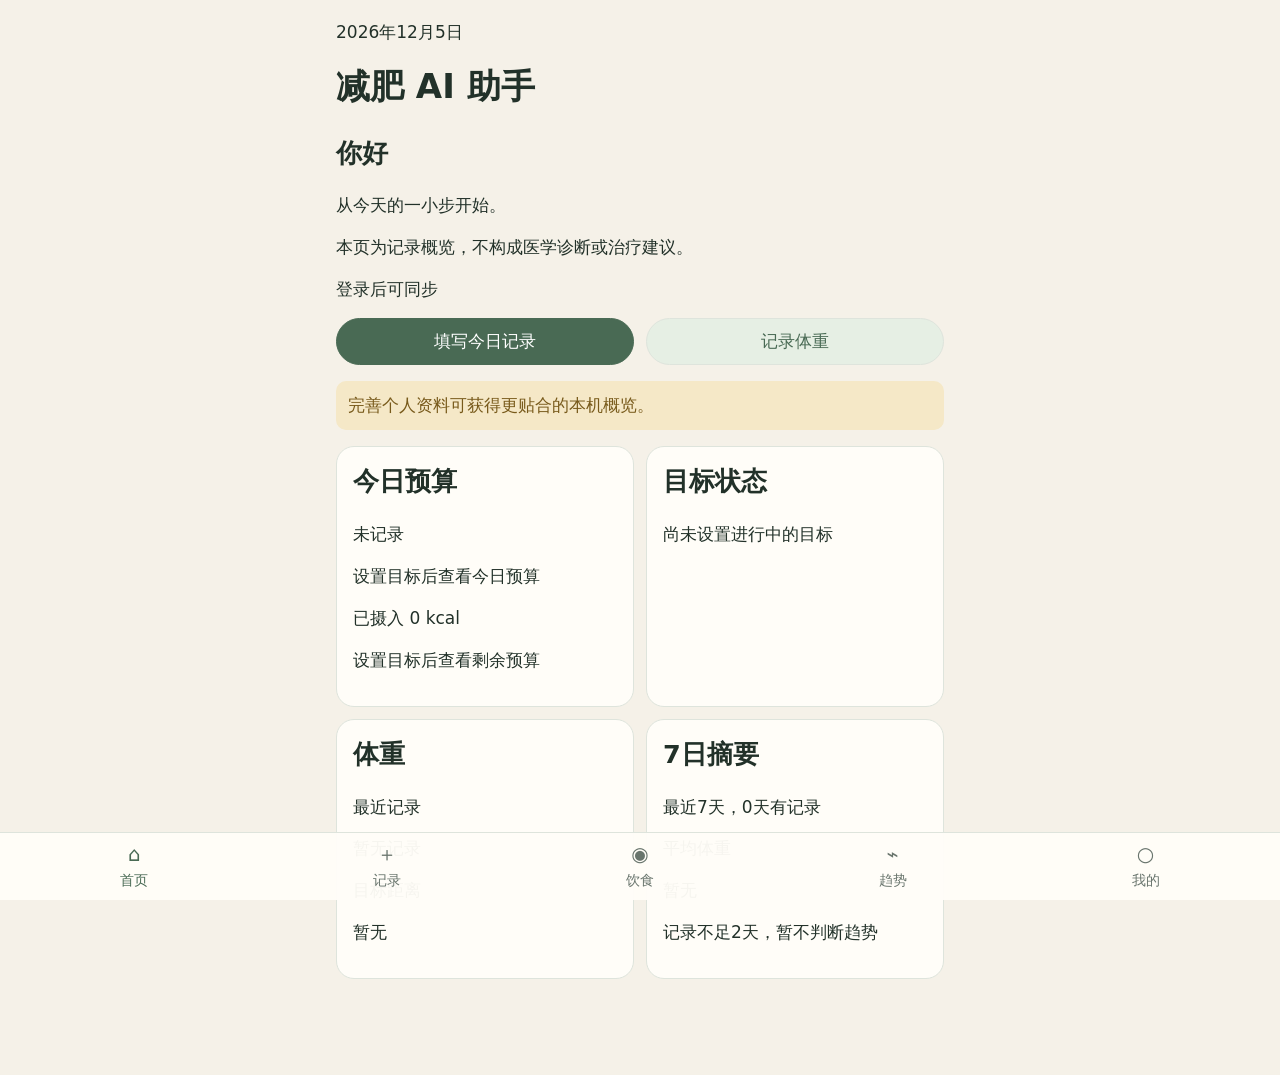
<file: index.html>
<!doctype html>
<html lang="zh-CN">
  <head>
    <meta charset="UTF-8" />
    <meta name="viewport" content="width=device-width, initial-scale=1.0, viewport-fit=cover" />
    <meta name="theme-color" content="#F5F1E8" />
    <meta name="description" content="个人体重、饮食和热量记录工具" />
    <title>减肥 AI 助手</title>
    <script type="module" crossorigin src="/assets/index-Chtxhs5R.js"></script>
    <link rel="stylesheet" crossorigin href="/assets/index-VteVU8GQ.css">
  <link rel="manifest" href="/manifest.webmanifest"></head>
  <body>
    <div id="root"></div>
  </body>
</html>
</file>
<file: assets/index-VteVU8GQ.css>
:root{--lightningcss-light:initial;--lightningcss-dark: ;color-scheme:light;--color-canvas:#f5f1e8;--color-surface:#fffdf8;--color-text:#223129;--color-muted:#69756d;--color-primary:#496a54;--color-primary-soft:#e6efe4;--color-warning:#9a6a16;--color-warning-soft:#f5e8c7;--color-danger:#a63d36;--color-border:#dee4dc;--radius-sm:10px;--radius-md:18px;--radius-pill:999px;--space-1:4px;--space-2:8px;--space-3:12px;--space-4:16px;--space-5:20px;--space-6:24px;--tap-size:44px;font-family:system-ui,-apple-system,BlinkMacSystemFont,Segoe UI,Microsoft YaHei,sans-serif}*{box-sizing:border-box}html{background:var(--color-canvas)}body{color:var(--color-text);background:var(--color-canvas);margin:0;font-size:17px;line-height:1.47}button,input,select,textarea{font:inherit}button,a{-webkit-tap-highlight-color:transparent}:focus-visible{outline:3px solid var(--color-primary);outline-offset:3px}.page{width:min(100%,640px);padding-top:calc(var(--space-5) + env(safe-area-inset-top));padding-right:max(var(--space-4), env(safe-area-inset-right));padding-bottom:max(96px, calc(80px + env(safe-area-inset-bottom)));padding-left:max(var(--space-4), env(safe-area-inset-left));margin:0 auto}.card{padding:var(--space-4);border:1px solid var(--color-border);border-radius:var(--radius-md);background:var(--color-surface)}.field{gap:var(--space-2);display:grid}.field input,.field select,.field textarea{min-height:var(--tap-size);border:1px solid var(--color-border);border-radius:var(--radius-sm);background:var(--color-surface);color:var(--color-text);padding:10px 12px}.error{color:var(--color-danger);font-size:14px}.primary-button{min-height:var(--tap-size);border-radius:var(--radius-pill);background:var(--color-primary);color:#fff;cursor:pointer;border:0;padding:10px 18px}.bottom-nav{z-index:20;min-height:68px;padding:6px max(8px, env(safe-area-inset-right)) max(8px, env(safe-area-inset-bottom)) max(8px, env(safe-area-inset-left));border-top:1px solid var(--color-border);background:color-mix(in srgb, var(--color-surface) 96%, transparent);grid-template-columns:repeat(5,1fr);display:grid;position:fixed;bottom:0;left:0;right:0}.bottom-nav__item{min-width:var(--tap-size);min-height:var(--tap-size);color:var(--color-muted);align-content:center;place-items:center;text-decoration:none;display:grid}.bottom-nav__item span{font-size:20px}.bottom-nav__item.is-active{color:var(--color-primary)}@media (prefers-reduced-motion:reduce){*,:before,:after{scroll-behavior:auto!important;transition-duration:.01ms!important;animation-duration:.01ms!important}}.form-stack{gap:var(--space-4);display:grid}.me-page__header{margin-bottom:var(--space-5)}.me-page__header h1{margin:0 0 var(--space-2);letter-spacing:-.04em}.me-page__header p{color:color-mix(in srgb, var(--color-muted) 75%, var(--color-text));margin:0}.me-stack{gap:var(--space-3);display:grid}.me-card{min-height:var(--tap-size);padding:var(--space-4);border:1px solid var(--color-border);border-radius:var(--radius-md);color:var(--color-text);background:var(--color-surface);text-decoration:none;transition:border-color .16s,transform .16s;display:block}.me-card__row{align-items:center;gap:var(--space-3);display:flex}.me-card__icon{width:42px;height:42px;color:var(--color-primary);background:var(--color-primary-soft);border-radius:12px;flex:0 0 42px;place-items:center;font-size:18px;font-weight:600;display:grid}.me-card__content{flex:1;gap:2px;min-width:0;display:grid}.me-card__content h2{margin:0;font-size:17px;font-weight:600}.me-card__content>p,.me-progress__meta{color:color-mix(in srgb, var(--color-muted) 75%, var(--color-text));margin:0}.me-card__chevron{color:var(--color-muted);font-size:28px;line-height:1}.me-badge{border-radius:var(--radius-pill);color:var(--color-primary);background:var(--color-primary-soft);white-space:nowrap;justify-self:start;padding:4px 9px;font-size:13px}.me-badge.is-muted{color:color-mix(in srgb, var(--color-muted) 75%, var(--color-text));background:var(--color-canvas)}.me-progress-wrap{margin-top:var(--space-3);gap:2px;display:grid}.me-progress{border-radius:var(--radius-pill);background:var(--color-primary-soft);height:7px;overflow:hidden}.me-progress span{background:var(--color-primary);height:100%;display:block}.me-progress__meta{justify-content:space-between;gap:var(--space-3);flex-wrap:wrap;display:flex}.me-card__fallback{margin-top:var(--space-3)}.me-notice{margin:0 0 var(--space-4);padding:var(--space-3);border-radius:var(--radius-sm);color:color-mix(in srgb, var(--color-warning) 75%, var(--color-text));background:var(--color-warning-soft)}@media (hover:hover) and (pointer:fine){.me-card:hover{border-color:var(--color-primary);transform:translateY(-1px)}}@media (prefers-reduced-motion:reduce){.me-card{transition:none}.me-card:hover{transform:none}}@media (width<=360px){.me-card{padding:var(--space-3)}.me-card__icon{flex-basis:38px;width:38px;height:38px}.me-progress__meta{font-size:13px}}fieldset{border:0;min-inline-size:0;margin:0;padding:0}button,.button{min-height:var(--tap-size);border:1px solid var(--color-border);border-radius:var(--radius-pill);color:var(--color-text);background:var(--color-surface);cursor:pointer;padding:10px 14px}button:disabled{cursor:not-allowed;opacity:.58}.button{text-align:center;justify-content:center;align-items:center;text-decoration:none;display:inline-flex}.button--primary{border-color:var(--color-primary);color:#fff;background:var(--color-primary)}.button--secondary{color:var(--color-primary);background:var(--color-primary-soft)}[role=status],[role=alert]{overflow-wrap:anywhere}.sync-setup-guide,.sync-setup-guide *{overflow-wrap:anywhere;word-break:break-word;min-width:0;max-width:100%}.sync-setup-guide code{white-space:normal}.page svg{max-width:100%;display:block}.dashboard-page,.records-page,.weight-page{gap:var(--space-4);display:grid}.dashboard-page__header>*{margin-top:0}.dashboard-page__header>:last-child{margin-bottom:0}.dashboard-actions,.dashboard-grid{gap:var(--space-3);grid-template-columns:repeat(2,minmax(0,1fr));display:grid}.dashboard-card{overflow-wrap:anywhere;min-width:0;margin:0}a.dashboard-card{color:var(--color-text);text-decoration:none}.dashboard-card h2,.dashboard-card p{margin-top:0}.dashboard-card__heading{justify-content:space-between;align-items:flex-start;gap:var(--space-2);flex-wrap:wrap;display:flex}.dashboard-card__heading button{white-space:normal;max-width:100%;padding-inline:10px}.dashboard-card [role=progressbar]{border-radius:var(--radius-pill);background:var(--color-primary-soft);height:7px;overflow:hidden}.dashboard-card [role=progressbar] span{background:var(--color-primary);height:100%;display:block}.dashboard-notice{padding:var(--space-3);border-radius:var(--radius-sm);color:color-mix(in srgb, var(--color-warning) 72%, var(--color-text));background:var(--color-warning-soft);margin:0}.form-fields,.form-actions,.weight-page fieldset{gap:var(--space-3);display:grid}.form-actions>*,.weight-page fieldset>*,.records-page button,.weight-page button{min-width:0;max-width:100%}.records-page .card,.weight-page .card{min-width:0}.weight-history{gap:var(--space-3);margin:0;padding:0;list-style:none;display:grid}.weight-history>li{min-width:0;padding-top:var(--space-3);border-top:1px solid var(--color-border);overflow-wrap:anywhere}.weight-history>li:first-child{border-top:0;padding-top:0}.weight-history>li>div{gap:var(--space-2);flex-wrap:wrap;display:flex}.weight-history .field{flex:100%}@media (hover:hover) and (pointer:fine){.dashboard-card:hover,.button:hover{border-color:var(--color-primary)}}@media (width<=360px){.dashboard-page,.records-page,.weight-page{gap:var(--space-3)}.dashboard-grid,.dashboard-actions{gap:var(--space-2)}.dashboard-card{padding:var(--space-3);font-size:15px}.dashboard-card h2{font-size:17px}}.trends-page{gap:var(--space-3);grid-template-columns:repeat(2,minmax(0,1fr));display:grid}.trends-page>*{min-width:0}.trends-page>h1{letter-spacing:-.04em;grid-column:1/-1;margin:0;font-size:30px;line-height:1.15}.trends-page>[role=group]{gap:var(--space-2);grid-column:1/-1;grid-template-columns:repeat(3,minmax(0,1fr));display:grid}.trends-page>[role=group] button{min-width:0;min-height:var(--tap-size);padding-inline:var(--space-2);color:var(--color-muted);background:var(--color-surface)}.trends-page>[role=group] button[aria-pressed=true],.trends-page>[role=group] button.is-active{border-color:var(--color-primary);color:#fff;background:var(--color-primary)}.trends-page>[role=status],.trend-summary-grid,.trends-page>.trend-chart,.trends-page>.trend-empty,.trends-page>.trend-source-error{grid-column:1/-1}.trends-page>[role=status]{color:var(--color-muted);margin:0}.trend-summary-grid{gap:var(--space-2);grid-template-columns:repeat(3,minmax(0,1fr));min-width:0;display:grid}.trend-summary-card{min-width:0;padding:var(--space-3);overflow-wrap:anywhere}.trend-summary-card h2{margin:0 0 var(--space-1);font-size:14px;line-height:1.3}.trend-summary-card p{margin:0;font-size:18px;font-weight:600;line-height:1.3}.trend-chart{min-width:0;overflow:hidden}.trend-chart>h2,.trend-bmi>h2,.trend-goal>h2{margin:0 0 var(--space-2);font-size:19px;line-height:1.3}.trend-chart>p,.trend-bmi>p,.trend-goal>p,.trend-empty>p,.trend-source-error>p{margin:0 0 var(--space-2)}.trend-chart>:last-child,.trend-bmi>:last-child,.trend-goal>:last-child,.trend-empty>:last-child,.trend-source-error>:last-child{margin-bottom:0}.weight-trend-chart,.weight-trend-chart__graphic{width:100%;min-width:0}.weight-trend-chart__line--moving-average{fill:none;stroke:var(--color-primary);stroke-width:3px;stroke-linecap:round;stroke-linejoin:round}.weight-trend-chart__point--actual{fill:var(--color-primary-soft);stroke:var(--color-primary);stroke-width:2px}.weight-trend-chart__point--moving-average{fill:var(--color-primary);stroke:var(--color-surface);stroke-width:2px}.weight-trend-chart__description{margin:var(--space-2) 0 0;color:var(--color-muted);overflow-wrap:anywhere;font-size:14px}.trends-page>.trend-bmi{grid-column:1}.trends-page>.trend-goal{grid-column:2}.trend-bmi,.trend-goal{overflow-wrap:anywhere;min-width:0}.trend-goal [role=progressbar]{height:7px;margin:var(--space-2) 0;border-radius:var(--radius-pill);background:var(--color-primary-soft);overflow:hidden}.trend-goal [role=progressbar] span{background:var(--color-primary);height:100%;display:block}.trend-bmi a,.trend-goal a,.trend-empty a,.trend-source-error a{min-height:var(--tap-size);color:var(--color-primary);text-underline-offset:3px;align-items:center;text-decoration:underline;display:inline-flex}.trend-empty{color:color-mix(in srgb, var(--color-muted) 75%, var(--color-text))}.trend-source-error{color:color-mix(in srgb, var(--color-warning) 72%, var(--color-text));background:var(--color-warning-soft)}@media (width<=360px){.trends-page{gap:var(--space-3);grid-template-columns:minmax(0,1fr)}.trends-page>.trend-bmi,.trends-page>.trend-goal{grid-column:1/-1}.trend-summary-card{padding:var(--space-2);font-size:14px}.trend-summary-card h2{font-size:13px}.trend-summary-card p{font-size:14px}.trend-chart,.trend-bmi,.trend-goal,.trend-empty,.trend-source-error{padding:var(--space-3)}}.meals-page{gap:var(--space-4);display:grid}.meal-summary-grid{gap:var(--space-2);grid-template-columns:repeat(3,minmax(0,1fr));display:grid}.meal-summary-grid>p{overflow-wrap:anywhere;margin:0}.meal-group-list,.meal-entry-list{gap:var(--space-3);display:grid}.meal-entry-list{margin:0;padding:0;list-style:none}.meal-entry-card,.meal-draft-card{overflow-wrap:anywhere;min-width:0}.meal-entry-card{padding-top:var(--space-3);border-top:1px solid var(--color-border)}.meal-entry-card:first-child{border-top:0;padding-top:0}.meal-entry-card>div{justify-content:space-between;gap:var(--space-2);flex-wrap:wrap;display:flex}.meal-photo-preview{border-radius:var(--radius-lg);max-width:100%}.ai-privacy-notice{gap:var(--space-2);padding:var(--space-3);border:1px solid color-mix(in srgb, var(--color-warning) 35%, var(--color-border));border-radius:var(--radius-lg);background:color-mix(in srgb, var(--color-warning) 10%, var(--color-surface));display:grid}.ai-privacy-notice p{margin:0}.ai-privacy-notice label{align-items:flex-start;gap:var(--space-2);font-weight:600;display:flex}.ai-privacy-notice input{flex:none;margin-top:.3rem}@media (width<=360px){.meal-summary-grid{grid-template-columns:minmax(0,1fr)}}
</file>
